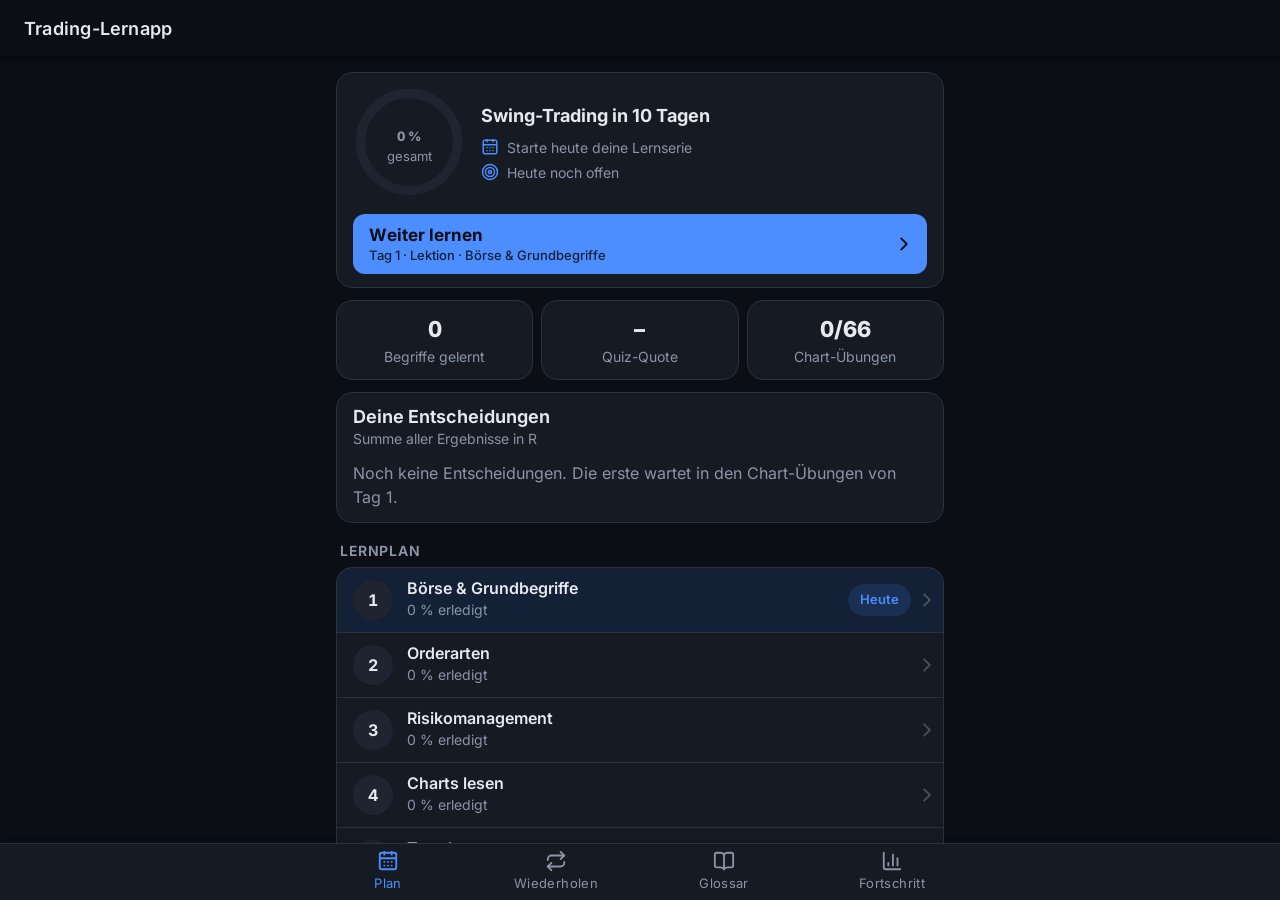
<file: index.html>
<!doctype html>
<html lang="de">
<head>
  <meta charset="utf-8">
  <meta name="viewport" content="width=device-width, initial-scale=1, viewport-fit=cover">
  <meta name="theme-color" content="#0B0E14">
  <meta name="description" content="Private Lern-App: Swing-Trading-Grundlagen in 10 Tagen">
  <title>Trading-Lernapp</title>
  <link rel="manifest" href="manifest.webmanifest">
  <link rel="icon" href="icons/icon-192.png">
  <link rel="apple-touch-icon" href="icons/icon-192.png">
  <link rel="stylesheet" href="lib/ionic/ionic.bundle.css">
  <link rel="stylesheet" href="theme.css">
  <link rel="stylesheet" href="css/app.css">
  <script>window.Ionic = { config: { mode: 'md', animated: true } };</script>
  <script src="version.js"></script>
  <script type="module" src="lib/ionic/ionic.esm.js"></script>
</head>
<body>
  <div id="splash" aria-hidden="true">
    <div class="splash-inhalt">
      <img src="icons/icon-192.png" alt="" width="88" height="88">
      <div class="splash-name">Trading-Lernapp</div>
      <div class="splash-unter">Swing-Trading in 10 Tagen</div>
    </div>
  </div>

  <ion-app>
    <ion-header>
      <ion-toolbar>
        <ion-buttons slot="start">
          <ion-button id="zurueck" class="zurueck-knopf" aria-label="Zurück" hidden></ion-button>
        </ion-buttons>
        <ion-title id="titel">Trading-Lernapp</ion-title>
      </ion-toolbar>
    </ion-header>

    <ion-content id="inhalt">
      <main id="app" class="inhalt"></main>
    </ion-content>

    <ion-footer>
      <ion-tab-bar id="tabbar" selected-tab="plan"></ion-tab-bar>
    </ion-footer>
  </ion-app>

  <script type="module" src="js/app.js"></script>
</body>
</html>
</file>
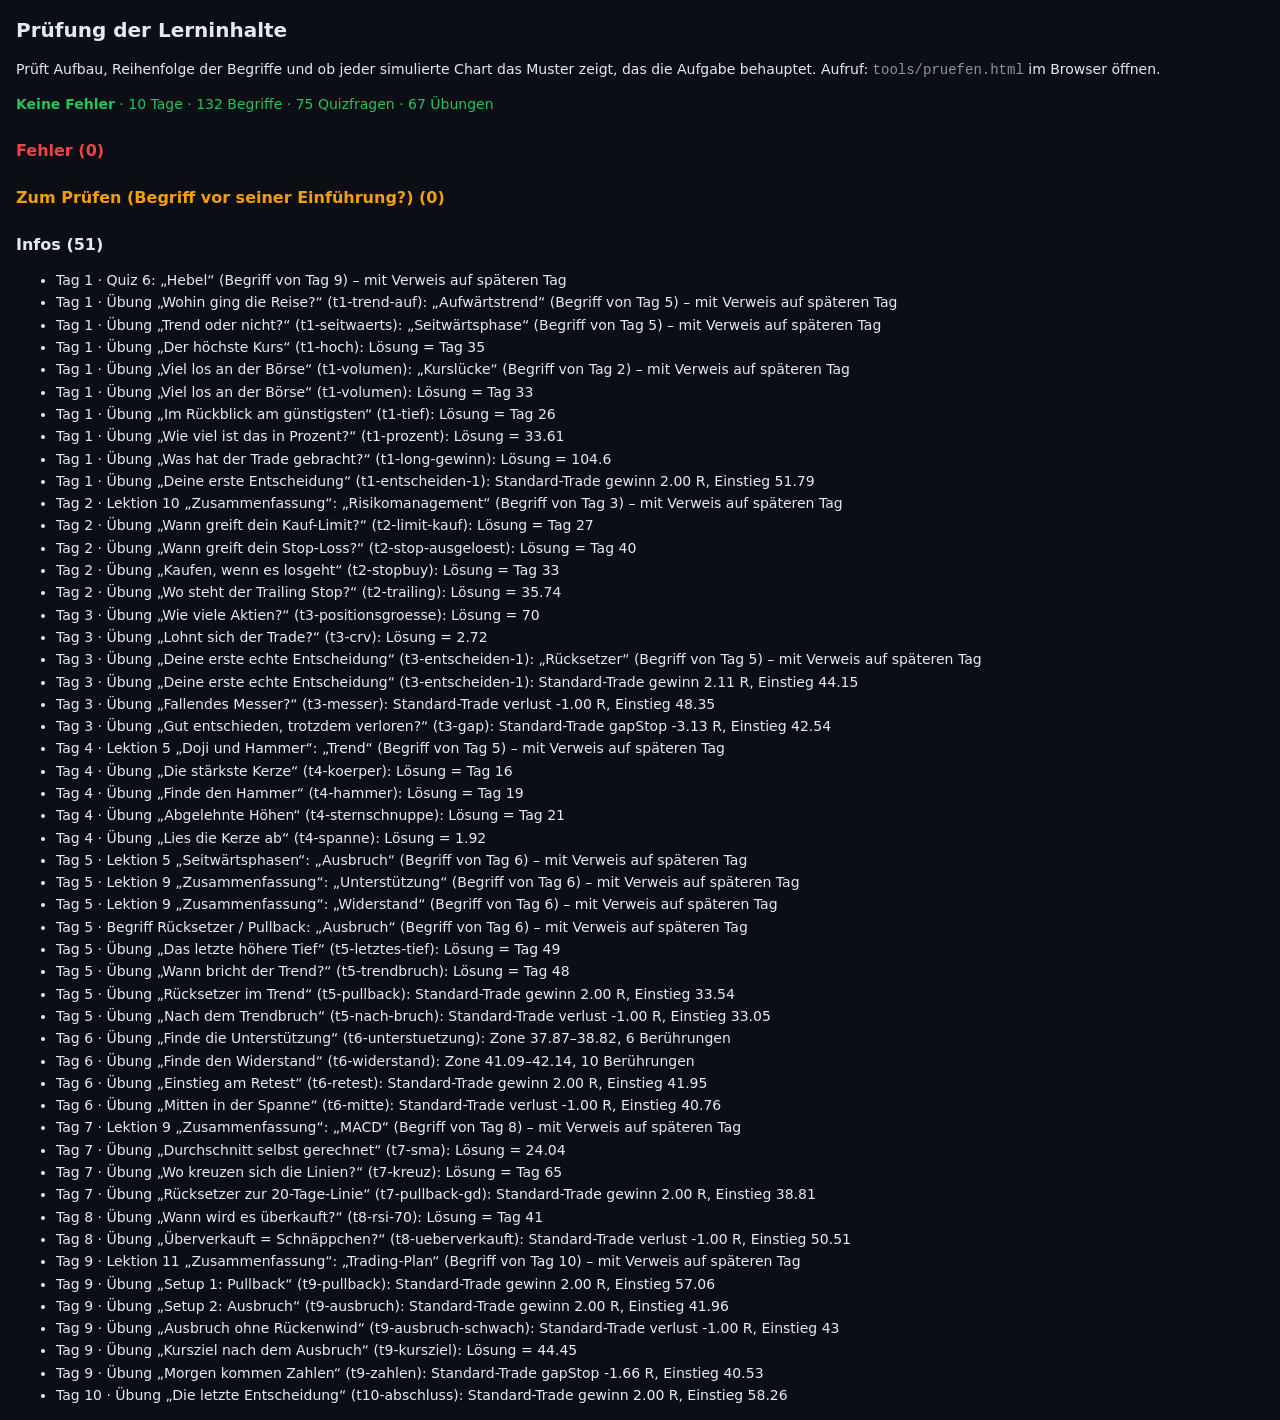
<file: tools/pruefen.html>
<!doctype html>
<html lang="de">
<head>
  <meta charset="utf-8">
  <meta name="viewport" content="width=device-width, initial-scale=1">
  <title>Inhalte prüfen</title>
  <style>
    body { font: 14px/1.45 system-ui, sans-serif; background: #0B0E14; color: #E6E9EF; margin: 16px; }
    h1 { font-size: 20px; } h2 { font-size: 16px; margin-top: 24px; }
    .ok { color: #22C55E; } .fehler { color: #EF4444; } .warnung { color: #F59E0B; }
    li { margin: 2px 0; } code { color: #8B95A7; }
  </style>
</head>
<body>
  <h1>Prüfung der Lerninhalte</h1>
  <p>Prüft Aufbau, Reihenfolge der Begriffe und ob jeder simulierte Chart das Muster zeigt, das die Aufgabe behauptet.
    Aufruf: <code>tools/pruefen.html</code> im Browser öffnen.</p>
  <div id="aus">Prüfe …</div>
  <script type="module">
    import { erzeugeKurse } from '../js/kurse.js';
    import { setzeWerteEin, zielIndex, simuliere } from '../js/uebungen.js';
    import { GRAFIK_TYPEN } from '../js/grafiken.js';

    const fehler = [], warnungen = [], infos = [];
    const F = (ort, t) => fehler.push(`${ort}: ${t}`);
    const W = (ort, t) => warnungen.push(`${ort}: ${t}`);

    const plan = (await (await fetch('../content/tage.json')).json()).tage;
    const tage = [];
    for (const t of plan) {
      if (!t.datei) { W(`Tag ${t.nr}`, 'noch keine Inhalte'); continue; }
      try { tage.push(await (await fetch('../' + t.datei)).json()); }
      catch (e) { F(`Tag ${t.nr}`, 'JSON fehlerhaft: ' + e.message); }
    }

    // ---------- 1. Begriffe: eindeutig, und wann sie eingeführt werden ----------
    const eingefuehrt = {};   // id -> Tag
    for (const tag of tages()) for (const v of tag.vokabeln) {
      if (eingefuehrt[v.id]) F(`Tag ${tag.nr}`, `Begriff-ID doppelt: ${v.id} (schon an Tag ${eingefuehrt[v.id]})`);
      eingefuehrt[v.id] = tag.nr;
      for (const feld of ['de', 'en', 'erklaerung']) if (!v[feld]) F(`Tag ${tag.nr} · ${v.id}`, `Feld fehlt: ${feld}`);
    }
    function tages() { return tage; }

    // ---------- 2. Aufbau: "braucht" darf nur Begriffe von heute oder früher enthalten ----------
    const pruefeBraucht = (ort, nr, braucht = []) => {
      for (const id of braucht) {
        if (!eingefuehrt[id]) F(ort, `braucht unbekannten Begriff "${id}"`);
        else if (eingefuehrt[id] > nr) F(ort, `braucht "${id}", der erst an Tag ${eingefuehrt[id]} eingeführt wird`);
      }
    };

    // Begriffe späterer Tage, die in Texten früherer Tage auftauchen (Hinweis zum manuellen Prüfen)
    const begriffe = tage.flatMap(t => t.vokabeln.map(v => ({ tag: t.nr, de: v.de })))
      .flatMap(b => b.de.split(/\s*\/\s*/).map(w => ({ tag: b.tag, w: w.trim() })))
      .filter(b => b.w.length >= 4);
    const vorgriffe = (ort, nr, text) => {
      for (const b of begriffe) {
        if (b.tag <= nr) continue;
        const re = new RegExp(`(^|[^\\wäöüÄÖÜß])${b.w.replace(/[.*+?^${}()|[\]\\]/g, '\\$&')}([^\\wäöüÄÖÜß]|$)`, 'i');
        if (!re.test(text)) continue;
        // erlaubt, wenn im selben Satz auf den späteren Tag verwiesen wird
        const saetze = text.split(/(?<=[.!?])\s+|\n/).filter(s => re.test(s));
        const mitVerweis = saetze.every(s => /Tag\s+\d+/.test(s) || /Vorschau/i.test(s));
        (mitVerweis ? infos : warnungen).push(`${ort}: „${b.w}“ (Begriff von Tag ${b.tag})${mitVerweis ? ' – mit Verweis auf späteren Tag' : ''}`);
      }
    };

    // ---------- 3. Pro Tag ----------
    const ids = new Set();
    for (const tag of tage) {
      const n = tag.nr;
      if (!tag.lektion?.length) F(`Tag ${n}`, 'keine Lektion');
      if (!(tag.quiz?.length >= 5 && tag.quiz.length <= 8)) W(`Tag ${n}`, `Quiz hat ${tag.quiz?.length} Fragen (Ziel 5–8)`);
      if (!(tag.uebungen?.filter(u => !u.vorschau).length >= 5)) W(`Tag ${n}`, `nur ${tag.uebungen?.length} Übungen (Ziel 5–10)`);
      if (!tag.abschluss?.kernpunkte?.length) W(`Tag ${n}`, 'keine Kernpunkte für den Tagesabschluss');

      tag.lektion.forEach((h, i) => {
        const ort = `Tag ${n} · Lektion ${i + 1} „${h.titel}“`;
        if (h.grafik && !GRAFIK_TYPEN.includes(h.grafik.typ)) F(ort, `unbekannte Grafik ${h.grafik.typ}`);
        vorgriffe(ort, n, `${h.text}\n${h.merke ?? ''}`);
      });
      tag.vokabeln.forEach(v => vorgriffe(`Tag ${n} · Begriff ${v.de}`, n, `${v.erklaerung} ${v.beispiel ?? ''}`));

      tag.quiz.forEach((f, i) => {
        const ort = `Tag ${n} · Quiz ${i + 1}`;
        pruefeBraucht(ort, n, f.braucht);
        if (f.typ === 'mc' && !(f.richtig >= 0 && f.richtig < f.optionen.length)) F(ort, 'richtig-Index ungültig');
        if (f.typ === 'wf' && typeof f.richtig !== 'boolean') F(ort, 'richtig muss true/false sein');
        if (f.typ === 'rechnen' && typeof f.loesung !== 'number') F(ort, 'Lösung fehlt');
        if (!f.erklaerung) F(ort, 'Erklärung fehlt');
        vorgriffe(ort, n, `${f.frage} ${(f.optionen ?? []).join(' ')} ${f.erklaerung}`);
      });

      for (const u of tag.uebungen) {
        const ort = `Tag ${n} · Übung „${u.titel}“ (${u.id})`;
        if (ids.has(u.id)) F(ort, 'ID doppelt');
        ids.add(u.id);
        if (!u.vorschau) pruefeBraucht(ort, n, u.braucht);
        if (!u.vorschau) vorgriffe(ort, n, `${u.frage} ${u.hilfe ?? ''} ${(u.optionen ?? []).join(' ')} ${u.erklaerung ?? ''} ${u.aufloesung ?? ''}`);
        try { pruefeUebung(ort, u); } catch (e) { F(ort, 'Fehler beim Berechnen: ' + e.message); }
      }
    }

    // ---------- 4. Charts: zeigt der Chart, was die Aufgabe behauptet? ----------
    function pruefeUebung(ort, roh) {
      if (!roh.kurse) { if (roh.typ !== 'auswahl') F(ort, 'keine Kurse'); return; }
      const k = erzeugeKurse(roh.kurse);
      const u = setzeWerteEin(roh, k);
      const n = k.length, p = roh.pruefung ?? {};
      const aenderung = k[n - 1].c / k[0].c - 1;

      if (p.trend === 'auf' && !(aenderung > 0.1)) F(ort, `soll steigen, Veränderung ${(aenderung * 100).toFixed(1)} %`);
      if (p.trend === 'ab' && !(aenderung < -0.1)) F(ort, `soll fallen, Veränderung ${(aenderung * 100).toFixed(1)} %`);
      if (p.trend === 'seitwaerts') {
        const closes = k.map(x => x.c), spanne = (Math.max(...closes) - Math.min(...closes)) / closes[0];
        if (Math.abs(aenderung) > 0.06 || spanne > 0.2) F(ort, `soll seitwärts sein, Veränderung ${(aenderung * 100).toFixed(1)} %, Spanne ${(spanne * 100).toFixed(0)} %`);
      }
      for (const b of p.bedingungen ?? []) {
        const env = setzeWerteEin({ x: '=' + b + ' ? 1 : 0' }, k).x;
        if (env !== 1) F(ort, `Bedingung nicht erfüllt: ${b}`);
      }

      if (u.typ === 'auswahl' && !(u.richtig >= 0 && u.richtig < u.optionen.length)) F(ort, 'richtig-Index ungültig');
      if (u.typ === 'tippen') {
        const z = zielIndex(u.ziel, k);
        if (z < 0 || z >= n) F(ort, `Ziel nicht gefunden (${JSON.stringify(u.ziel)})`);
        else infos.push(`${ort}: Lösung = Tag ${z + 1}`);
        if (p.eindeutig && typeof u.ziel === 'string') {
          // Abstand zum zweitbesten Kandidaten außerhalb der Toleranz prüfen
          const wert = { hoechstesHoch: x => x.h, tiefstesTief: x => -x.l, hoechstesVolumen: x => x.v, groessterKoerper: x => Math.abs(x.c - x.o),
            laengsterUntererDocht: x => Math.min(x.o, x.c) - x.l, laengsterObererDocht: x => x.h - Math.max(x.o, x.c) }[u.ziel];
          const tol = (u.toleranz ?? 0) + 1;
          const zweite = Math.max(...k.filter((_, i) => Math.abs(i - z) > tol).map(wert));
          const best = wert(k[z]);
          const abstand = u.ziel === 'tiefstesTief' || u.ziel === 'hoechstesHoch' ? Math.abs(best - zweite) / Math.abs(best) : best / zweite - 1;
          if (abstand < (u.ziel.includes('Hoch') || u.ziel.includes('Tief') ? 0.01 : 0.25)) F(ort, `Lösung nicht eindeutig genug (Abstand ${(abstand * 100).toFixed(1)} %)`);
        }
      }
      if (u.typ === 'tippenPreis') {
        const z = u.zone;
        if (!(z.von < z.bis)) F(ort, 'Zone ungültig');
        const bis = p.bisTag ?? n;
        const nahe = k.slice(0, bis).filter(x => p.art === 'widerstand' ? x.h >= z.von && x.h <= z.bis * 1.005 : x.l >= z.von * 0.995 && x.l <= z.bis).length;
        if (nahe < (p.beruehrungen ?? 2)) F(ort, `Zone nur ${nahe}× berührt`);
        const falscheSeite = k.slice(0, bis).filter(x => p.art === 'widerstand' ? x.c > z.bis : x.c < z.von).length;
        if (falscheSeite > (p.durchbrueche ?? 1)) F(ort, `${falscheSeite} Schlusskurse auf der falschen Seite der Zone`);
        infos.push(`${ort}: Zone ${z.von}–${z.bis}, ${nahe} Berührungen`);
      }
      if (u.typ === 'rechnen' && !Number.isFinite(u.loesung)) F(ort, 'Lösung ist keine Zahl');
      if (u.typ === 'rechnen') infos.push(`${ort}: Lösung = ${u.loesung}`);
      if (u.typ === 'entscheiden') {
        const ab = u.stopp, e = k[ab - 1].c;
        const tief = Math.min(...k.slice(ab - 10, ab).map(x => x.l));
        const schwankung = k.slice(ab - 14, ab).reduce((s, x) => s + x.h - x.l, 0) / 14;
        const s = tief - schwankung * 0.2, z = e + 2 * (e - s);
        const erg = simuliere(k, ab, e, s, z);
        const art = erg.grund === 'gapStop' ? 'gapStop' : erg.r > 0 ? 'gewinn' : 'verlust';
        if (p.standard && p.standard !== art) F(ort, `Standard-Trade soll "${p.standard}" ergeben, ergibt "${art}" (${erg.r.toFixed(2)} R)`);
        // Wer der Anleitung folgt (Stop knapp unter dem letzten Tief), darf nicht für einen zu engen Stop kritisiert werden
        if (u.ideal === 'long' && e - tief * 0.995 < schwankung * 1.2) F(ort, `Stop nach Anleitung wäre zu eng: ${(e - tief * 0.995).toFixed(2)} € Abstand bei ${schwankung.toFixed(2)} € Tagesschwankung`);
        infos.push(`${ort}: Standard-Trade ${art} ${erg.r.toFixed(2)} R, Einstieg ${e}`);
      }
    }

    // ---------- Ausgabe ----------
    const liste = (titel, arr, klasse) => `<h2 class="${klasse}">${titel} (${arr.length})</h2><ul>${arr.map(x => `<li>${x}</li>`).join('')}</ul>`;
    const summe = { tage: tage.length, begriffe: Object.keys(eingefuehrt).length, quiz: tage.reduce((s, t) => s + t.quiz.length, 0), uebungen: tage.reduce((s, t) => s + t.uebungen.length, 0) };
    document.getElementById('aus').innerHTML =
      `<p class="${fehler.length ? 'fehler' : 'ok'}"><b>${fehler.length ? fehler.length + ' Fehler' : 'Keine Fehler'}</b> · ${summe.tage} Tage · ${summe.begriffe} Begriffe · ${summe.quiz} Quizfragen · ${summe.uebungen} Übungen</p>` +
      liste('Fehler', fehler, 'fehler') + liste('Zum Prüfen (Begriff vor seiner Einführung?)', warnungen, 'warnung') + liste('Infos', infos, '');
    window.pruefErgebnis = { fehler, warnungen, infos, summe };
  </script>
</body>
</html>
</file>
<file: lib/ionic/ionic.bundle.css>
:root{--ion-color-primary:#0054e9;--ion-color-primary-rgb:0,84,233;--ion-color-primary-contrast:#fff;--ion-color-primary-contrast-rgb:255,255,255;--ion-color-primary-shade:#004acd;--ion-color-primary-tint:#1a65eb;--ion-color-secondary:#0163aa;--ion-color-secondary-rgb:1,99,170;--ion-color-secondary-contrast:#fff;--ion-color-secondary-contrast-rgb:255,255,255;--ion-color-secondary-shade:#015796;--ion-color-secondary-tint:#1a73b3;--ion-color-tertiary:#6030ff;--ion-color-tertiary-rgb:96,48,255;--ion-color-tertiary-contrast:#fff;--ion-color-tertiary-contrast-rgb:255,255,255;--ion-color-tertiary-shade:#542ae0;--ion-color-tertiary-tint:#7045ff;--ion-color-success:#2dd55b;--ion-color-success-rgb:45,213,91;--ion-color-success-contrast:#000;--ion-color-success-contrast-rgb:0,0,0;--ion-color-success-shade:#28bb50;--ion-color-success-tint:#42d96b;--ion-color-warning:#ffc409;--ion-color-warning-rgb:255,196,9;--ion-color-warning-contrast:#000;--ion-color-warning-contrast-rgb:0,0,0;--ion-color-warning-shade:#e0ac08;--ion-color-warning-tint:#ffca22;--ion-color-danger:#c5000f;--ion-color-danger-rgb:197,0,15;--ion-color-danger-contrast:#fff;--ion-color-danger-contrast-rgb:255,255,255;--ion-color-danger-shade:#ad000d;--ion-color-danger-tint:#cb1a27;--ion-color-light:#f4f5f8;--ion-color-light-rgb:244,245,248;--ion-color-light-contrast:#000;--ion-color-light-contrast-rgb:0,0,0;--ion-color-light-shade:#d7d8da;--ion-color-light-tint:#f5f6f9;--ion-color-medium:#636469;--ion-color-medium-rgb:99,100,105;--ion-color-medium-contrast:#fff;--ion-color-medium-contrast-rgb:255,255,255;--ion-color-medium-shade:#57585c;--ion-color-medium-tint:#737478;--ion-color-dark:#222428;--ion-color-dark-rgb:34,36,40;--ion-color-dark-contrast:#fff;--ion-color-dark-contrast-rgb:255,255,255;--ion-color-dark-shade:#1e2023;--ion-color-dark-tint:#383a3e}html.ios{--ion-default-font:-apple-system,BlinkMacSystemFont,"Helvetica Neue","Roboto",sans-serif}html.md{--ion-default-font:"Roboto","Helvetica Neue",sans-serif}body.backdrop-no-scroll{overflow:hidden}html.ios ion-footer.modal-footer-moving ion-toolbar:first-of-type,html.ios ion-modal ion-footer ion-toolbar:first-of-type,html.ios ion-modal.modal-card ion-header ion-toolbar:first-of-type,html.ios ion-modal.modal-sheet ion-header ion-toolbar:first-of-type{padding-top:6px}html.ios ion-modal.modal-card ion-header ion-toolbar:last-of-type,html.ios ion-modal.modal-sheet ion-header ion-toolbar:last-of-type{padding-bottom:6px}html.ios .modal-footer-moving ion-toolbar,html.ios ion-modal ion-toolbar{padding-right:calc(var(--ion-safe-area-right) + 8px);padding-left:calc(var(--ion-safe-area-left) + 8px)}@media screen and (min-width:768px){html.ios ion-modal.modal-card:first-of-type{--backdrop-opacity:0.18}}ion-modal.modal-default.show-modal~ion-modal.modal-default{--backdrop-opacity:0;--box-shadow:none}html.ios ion-modal.modal-card .ion-page{border-top-left-radius:var(--border-radius)}.ion-color-primary{--ion-color-base:var(--ion-color-primary, #0054e9)!important;--ion-color-base-rgb:var(--ion-color-primary-rgb, 0, 84, 233)!important;--ion-color-contrast:var(--ion-color-primary-contrast, #fff)!important;--ion-color-contrast-rgb:var(--ion-color-primary-contrast-rgb, 255, 255, 255)!important;--ion-color-shade:var(--ion-color-primary-shade, #004acd)!important;--ion-color-tint:var(--ion-color-primary-tint, #1a65eb)!important}.ion-color-secondary{--ion-color-base:var(--ion-color-secondary, #0163aa)!important;--ion-color-base-rgb:var(--ion-color-secondary-rgb, 1, 99, 170)!important;--ion-color-contrast:var(--ion-color-secondary-contrast, #fff)!important;--ion-color-contrast-rgb:var(--ion-color-secondary-contrast-rgb, 255, 255, 255)!important;--ion-color-shade:var(--ion-color-secondary-shade, #015796)!important;--ion-color-tint:var(--ion-color-secondary-tint, #1a73b3)!important}.ion-color-tertiary{--ion-color-base:var(--ion-color-tertiary, #6030ff)!important;--ion-color-base-rgb:var(--ion-color-tertiary-rgb, 96, 48, 255)!important;--ion-color-contrast:var(--ion-color-tertiary-contrast, #fff)!important;--ion-color-contrast-rgb:var(--ion-color-tertiary-contrast-rgb, 255, 255, 255)!important;--ion-color-shade:var(--ion-color-tertiary-shade, #542ae0)!important;--ion-color-tint:var(--ion-color-tertiary-tint, #7045ff)!important}.ion-color-success{--ion-color-base:var(--ion-color-success, #2dd55b)!important;--ion-color-base-rgb:var(--ion-color-success-rgb, 45, 213, 91)!important;--ion-color-contrast:var(--ion-color-success-contrast, #000)!important;--ion-color-contrast-rgb:var(--ion-color-success-contrast-rgb, 0, 0, 0)!important;--ion-color-shade:var(--ion-color-success-shade, #28bb50)!important;--ion-color-tint:var(--ion-color-success-tint, #42d96b)!important}.ion-color-warning{--ion-color-base:var(--ion-color-warning, #ffc409)!important;--ion-color-base-rgb:var(--ion-color-warning-rgb, 255, 196, 9)!important;--ion-color-contrast:var(--ion-color-warning-contrast, #000)!important;--ion-color-contrast-rgb:var(--ion-color-warning-contrast-rgb, 0, 0, 0)!important;--ion-color-shade:var(--ion-color-warning-shade, #e0ac08)!important;--ion-color-tint:var(--ion-color-warning-tint, #ffca22)!important}.ion-color-danger{--ion-color-base:var(--ion-color-danger, #c5000f)!important;--ion-color-base-rgb:var(--ion-color-danger-rgb, 197, 0, 15)!important;--ion-color-contrast:var(--ion-color-danger-contrast, #fff)!important;--ion-color-contrast-rgb:var(--ion-color-danger-contrast-rgb, 255, 255, 255)!important;--ion-color-shade:var(--ion-color-danger-shade, #ad000d)!important;--ion-color-tint:var(--ion-color-danger-tint, #cb1a27)!important}.ion-color-light{--ion-color-base:var(--ion-color-light, #f4f5f8)!important;--ion-color-base-rgb:var(--ion-color-light-rgb, 244, 245, 248)!important;--ion-color-contrast:var(--ion-color-light-contrast, #000)!important;--ion-color-contrast-rgb:var(--ion-color-light-contrast-rgb, 0, 0, 0)!important;--ion-color-shade:var(--ion-color-light-shade, #d7d8da)!important;--ion-color-tint:var(--ion-color-light-tint, #f5f6f9)!important}.ion-color-medium{--ion-color-base:var(--ion-color-medium, #636469)!important;--ion-color-base-rgb:var(--ion-color-medium-rgb, 99, 100, 105)!important;--ion-color-contrast:var(--ion-color-medium-contrast, #fff)!important;--ion-color-contrast-rgb:var(--ion-color-medium-contrast-rgb, 255, 255, 255)!important;--ion-color-shade:var(--ion-color-medium-shade, #57585c)!important;--ion-color-tint:var(--ion-color-medium-tint, #737478)!important}.ion-color-dark{--ion-color-base:var(--ion-color-dark, #222428)!important;--ion-color-base-rgb:var(--ion-color-dark-rgb, 34, 36, 40)!important;--ion-color-contrast:var(--ion-color-dark-contrast, #fff)!important;--ion-color-contrast-rgb:var(--ion-color-dark-contrast-rgb, 255, 255, 255)!important;--ion-color-shade:var(--ion-color-dark-shade, #1e2023)!important;--ion-color-tint:var(--ion-color-dark-tint, #383a3e)!important}.ion-page{left:0;right:0;top:0;bottom:0;display:flex;position:absolute;flex-direction:column;justify-content:space-between;contain:layout size style;z-index:0}.ion-page.ion-page-overlay-passthrough{pointer-events:none}ion-modal>.ion-page{position:relative;contain:layout style;min-height:0;height:100%}ion-modal ion-content.content-sizing ion-nav,ion-modal ion-content.content-sizing ion-nav>.ion-page{position:relative;contain:layout style;height:auto}ion-modal ion-content.content-sizing ion-nav{display:grid}ion-modal ion-content.content-sizing ion-nav>.ion-page{grid-row:1;grid-column:1}.split-pane-visible>.ion-page.split-pane-main{position:relative}.ion-page-hidden,ion-action-sheet-controller,ion-alert-controller,ion-loading-controller,ion-menu-controller,ion-modal-controller,ion-nav-controller,ion-picker-controller,ion-popover-controller,ion-route,ion-route-redirect,ion-router,ion-select-option,ion-toast-controller{display:none!important}.ion-page-invisible{opacity:0}.can-go-back>ion-header ion-back-button{display:block}html.plt-ios.plt-hybrid,html.plt-ios.plt-pwa{--ion-statusbar-padding:20px}@supports(padding-top:20px){html{--ion-safe-area-top:var(--ion-statusbar-padding)}}@supports(padding-top:env(safe-area-inset-top)){html{--ion-safe-area-top:var(--safe-area-inset-top, env(safe-area-inset-top));--ion-safe-area-bottom:var(--safe-area-inset-bottom, env(safe-area-inset-bottom));--ion-safe-area-left:var(--safe-area-inset-left, env(safe-area-inset-left));--ion-safe-area-right:var(--safe-area-inset-right, env(safe-area-inset-right))}}ion-card-header.ion-color .ion-inherit-color,ion-card.ion-color .ion-inherit-color{color:inherit}.menu-content{transform:translate3d(0,0,0)}.menu-content-open{cursor:pointer;touch-action:manipulation;pointer-events:none;overflow-y:hidden}.menu-content-open ion-content{--overflow:hidden}.menu-content-open .ion-content-scroll-host{overflow:hidden}.ios .menu-content-reveal{box-shadow:-8px 0 42px rgba(0,0,0,.08)}[dir=rtl].ios .menu-content-reveal{box-shadow:8px 0 42px rgba(0,0,0,.08)}.md .menu-content-push,.md .menu-content-reveal{box-shadow:4px 0 16px rgba(0,0,0,.18)}ion-accordion-group.accordion-group-expand-inset>ion-accordion:first-of-type{border-top-left-radius:8px;border-top-right-radius:8px}ion-accordion-group.accordion-group-expand-inset>ion-accordion:last-of-type{border-bottom-left-radius:8px;border-bottom-right-radius:8px}ion-accordion-group>ion-accordion:last-of-type ion-item[slot=header]{--border-width:0px}ion-accordion.accordion-animated>[slot=header] .ion-accordion-toggle-icon{transition:transform .3s cubic-bezier(.25, .8, .5, 1)}@media(prefers-reduced-motion:reduce){ion-accordion .ion-accordion-toggle-icon{transition:none!important}}ion-accordion.accordion-expanded>[slot=header] .ion-accordion-toggle-icon,ion-accordion.accordion-expanding>[slot=header] .ion-accordion-toggle-icon{transform:rotate(180deg)}ion-accordion-group.accordion-group-expand-inset.md>ion-accordion.accordion-previous ion-item[slot=header]{--border-width:0px;--inner-border-width:0px}ion-accordion-group.accordion-group-expand-inset.md>ion-accordion.accordion-expanded:first-of-type,ion-accordion-group.accordion-group-expand-inset.md>ion-accordion.accordion-expanding:first-of-type{margin-top:0}ion-input input::-webkit-date-and-time-value{text-align:start}.ion-datetime-button-overlay{--width:fit-content;--height:fit-content}.ion-datetime-button-overlay ion-datetime.datetime-grid{width:320px;min-height:320px}[ion-last-focus],[role=banner][tabindex="-1"]:focus,[role=heading][aria-level="1"][tabindex="-1"]:focus,[role=main][tabindex="-1"]:focus,h1[tabindex="-1"]:focus,header[tabindex="-1"]:focus,main[tabindex="-1"]:focus{outline:0}.popover-viewport:has(>ion-content){overflow:hidden}@supports not selector(:has(> ion-content)){.popover-viewport{overflow:hidden}}audio,canvas,progress,video{vertical-align:baseline}audio:not([controls]){display:none;height:0}b,strong{font-weight:700}img{max-width:100%}hr{height:1px;border-width:0;box-sizing:content-box}pre{overflow:auto}code,kbd,pre,samp{font-family:monospace,monospace;font-size:1em}input,label,select,textarea{font-family:inherit;line-height:normal}textarea{overflow:auto;height:auto;font:inherit;color:inherit}textarea::placeholder{padding-left:2px}form,input,optgroup,select{margin:0;font:inherit;color:inherit}html input[type=button],input[type=reset],input[type=submit]{cursor:pointer;-webkit-appearance:button}.ion-tappable,[tappable],[tappable] div,[tappable] ion-icon,[tappable] ion-label,[tappable] span,a,a div,a ion-icon,a ion-label,a span,button,button div,button ion-icon,button ion-label,button span,input,textarea{touch-action:manipulation}a ion-label,button ion-label{pointer-events:none}button{padding:0;border:0;border-radius:0;font-family:inherit;font-style:inherit;font-variant:inherit;line-height:1;text-transform:none;cursor:pointer;-webkit-appearance:button}[tappable]{cursor:pointer}a[disabled],button[disabled],html input[disabled]{cursor:default}button::-moz-focus-inner,input::-moz-focus-inner{padding:0;border:0}input[type=number]::-webkit-inner-spin-button,input[type=number]::-webkit-outer-spin-button{height:auto}input[type=search]::-webkit-search-cancel-button,input[type=search]::-webkit-search-decoration{-webkit-appearance:none}table{border-collapse:collapse;border-spacing:0}td,th{padding:0}*{box-sizing:border-box;-webkit-tap-highlight-color:transparent;-webkit-touch-callout:none}html{--ion-dynamic-font:-apple-system-body;--ion-font-family:var(--ion-default-font);width:100%;height:100%;-webkit-text-size-adjust:100%;text-size-adjust:100%;font-family:var(--ion-font-family)}html.ion-ce body{display:block}html.plt-pwa{height:100vh}body{background:var(--ion-background-color);color:var(--ion-text-color);-moz-osx-font-smoothing:grayscale;-webkit-font-smoothing:antialiased;margin:0;padding:0;position:fixed;width:100%;max-width:100%;height:100%;max-height:100%;transform:translateZ(0);text-rendering:optimizeLegibility;overflow:hidden;touch-action:manipulation;-webkit-user-drag:none;-ms-content-zooming:none;word-wrap:break-word;overscroll-behavior-y:none;-webkit-text-size-adjust:none;text-size-adjust:none}@supports(-webkit-touch-callout:none){html{font:var(--ion-dynamic-font, 16px var(--ion-font-family))}}a{background-color:transparent;color:var(--ion-color-primary,#0054e9)}h1,h2,h3,h4,h5,h6{margin-top:16px;margin-bottom:10px;font-weight:500;line-height:1.2}h1{margin-top:20px;font-size:1.625rem}h2{margin-top:18px;font-size:1.5rem}h3{font-size:1.375rem}h4{font-size:1.25rem}h5{font-size:1.125rem}h6{font-size:1rem}small{font-size:75%}sub,sup{position:relative;font-size:75%;line-height:0;vertical-align:baseline}sup{top:-.5em}sub{bottom:-.25em}.ion-no-padding{--padding-start:0;--padding-end:0;--padding-top:0;--padding-bottom:0;padding:0}.ion-padding{--padding-start:var(--ion-padding, 16px);--padding-end:var(--ion-padding, 16px);--padding-top:var(--ion-padding, 16px);--padding-bottom:var(--ion-padding, 16px);-webkit-padding-start:var(--ion-padding,16px);padding-inline-start:var(--ion-padding,16px);-webkit-padding-end:var(--ion-padding,16px);padding-inline-end:var(--ion-padding,16px);padding-top:var(--ion-padding,16px);padding-bottom:var(--ion-padding,16px)}.ion-padding-top{--padding-top:var(--ion-padding, 16px);padding-top:var(--ion-padding,16px)}.ion-padding-start{--padding-start:var(--ion-padding, 16px);-webkit-padding-start:var(--ion-padding,16px);padding-inline-start:var(--ion-padding,16px)}.ion-padding-end{--padding-end:var(--ion-padding, 16px);-webkit-padding-end:var(--ion-padding,16px);padding-inline-end:var(--ion-padding,16px)}.ion-padding-bottom{--padding-bottom:var(--ion-padding, 16px);padding-bottom:var(--ion-padding,16px)}.ion-padding-vertical{--padding-top:var(--ion-padding, 16px);--padding-bottom:var(--ion-padding, 16px);padding-top:var(--ion-padding,16px);padding-bottom:var(--ion-padding,16px)}.ion-padding-horizontal{--padding-start:var(--ion-padding, 16px);--padding-end:var(--ion-padding, 16px);-webkit-padding-start:var(--ion-padding,16px);padding-inline-start:var(--ion-padding,16px);-webkit-padding-end:var(--ion-padding,16px);padding-inline-end:var(--ion-padding,16px)}.ion-no-margin{--margin-start:0;--margin-end:0;--margin-top:0;--margin-bottom:0;margin:0}.ion-margin{--margin-start:var(--ion-margin, 16px);--margin-end:var(--ion-margin, 16px);--margin-top:var(--ion-margin, 16px);--margin-bottom:var(--ion-margin, 16px);-webkit-margin-start:var(--ion-margin,16px);margin-inline-start:var(--ion-margin,16px);-webkit-margin-end:var(--ion-margin,16px);margin-inline-end:var(--ion-margin,16px);margin-top:var(--ion-margin,16px);margin-bottom:var(--ion-margin,16px)}.ion-margin-top{--margin-top:var(--ion-margin, 16px);margin-top:var(--ion-margin,16px)}.ion-margin-start{--margin-start:var(--ion-margin, 16px);-webkit-margin-start:var(--ion-margin,16px);margin-inline-start:var(--ion-margin,16px)}.ion-margin-end{--margin-end:var(--ion-margin, 16px);-webkit-margin-end:var(--ion-margin,16px);margin-inline-end:var(--ion-margin,16px)}.ion-margin-bottom{--margin-bottom:var(--ion-margin, 16px);margin-bottom:var(--ion-margin,16px)}.ion-margin-vertical{--margin-top:var(--ion-margin, 16px);--margin-bottom:var(--ion-margin, 16px);margin-top:var(--ion-margin,16px);margin-bottom:var(--ion-margin,16px)}.ion-margin-horizontal{--margin-start:var(--ion-margin, 16px);--margin-end:var(--ion-margin, 16px);-webkit-margin-start:var(--ion-margin,16px);margin-inline-start:var(--ion-margin,16px);-webkit-margin-end:var(--ion-margin,16px);margin-inline-end:var(--ion-margin,16px)}.ion-float-left{float:left!important}.ion-float-right{float:right!important}.ion-float-start{float:left!important}[dir=rtl] .ion-float-start{float:right!important}@supports selector(:dir(rtl)){.ion-float-start:dir(rtl){float:right!important}.ion-float-end:dir(rtl){float:left!important}}.ion-float-end{float:right!important}[dir=rtl] .ion-float-end{float:left!important}.ion-text-center{text-align:center!important}.ion-text-justify{text-align:justify!important}.ion-text-start{text-align:start!important}.ion-text-end{text-align:end!important}.ion-text-left{text-align:left!important}.ion-text-right{text-align:right!important}.ion-text-nowrap{white-space:nowrap!important}.ion-text-wrap{white-space:normal!important}.ion-text-uppercase{text-transform:uppercase!important}.ion-text-lowercase{text-transform:lowercase!important}.ion-text-capitalize{text-transform:capitalize!important}.ion-align-content-start{align-content:flex-start!important}.ion-align-content-end{align-content:flex-end!important}.ion-align-content-center{align-content:center!important}.ion-align-content-between{align-content:space-between!important}.ion-align-content-around{align-content:space-around!important}.ion-align-content-stretch{align-content:stretch!important}.ion-align-items-start{align-items:start!important}.ion-align-items-end{align-items:end!important}.ion-align-items-center{align-items:center!important}.ion-align-items-stretch{align-items:stretch!important}.ion-align-items-baseline{align-items:baseline!important}.ion-align-self-start{align-self:start!important}.ion-align-self-end{align-self:end!important}.ion-align-self-center{align-self:center!important}.ion-align-self-stretch{align-self:stretch!important}.ion-align-self-baseline{align-self:baseline!important}.ion-align-self-auto{align-self:auto!important}@media(min-width:576px){.ion-float-sm-left{float:left!important}.ion-float-sm-right{float:right!important}.ion-float-sm-start{float:left!important}[dir=rtl] .ion-float-sm-start{float:right!important}@supports selector(:dir(rtl)){.ion-float-sm-start:dir(rtl){float:right!important}.ion-float-sm-end:dir(rtl){float:left!important}}.ion-float-sm-end{float:right!important}[dir=rtl] .ion-float-sm-end{float:left!important}.ion-text-sm-center{text-align:center!important}.ion-text-sm-justify{text-align:justify!important}.ion-text-sm-start{text-align:start!important}.ion-text-sm-end{text-align:end!important}.ion-text-sm-left{text-align:left!important}.ion-text-sm-right{text-align:right!important}.ion-text-sm-nowrap{white-space:nowrap!important}.ion-text-sm-wrap{white-space:normal!important}.ion-text-sm-uppercase{text-transform:uppercase!important}.ion-text-sm-lowercase{text-transform:lowercase!important}.ion-text-sm-capitalize{text-transform:capitalize!important}.ion-align-content-sm-start{align-content:flex-start!important}.ion-align-content-sm-end{align-content:flex-end!important}.ion-align-content-sm-center{align-content:center!important}.ion-align-content-sm-between{align-content:space-between!important}.ion-align-content-sm-around{align-content:space-around!important}.ion-align-content-sm-stretch{align-content:stretch!important}.ion-align-items-sm-start{align-items:start!important}.ion-align-items-sm-end{align-items:end!important}.ion-align-items-sm-center{align-items:center!important}.ion-align-items-sm-stretch{align-items:stretch!important}.ion-align-items-sm-baseline{align-items:baseline!important}.ion-align-self-sm-start{align-self:start!important}.ion-align-self-sm-end{align-self:end!important}.ion-align-self-sm-center{align-self:center!important}.ion-align-self-sm-stretch{align-self:stretch!important}.ion-align-self-sm-baseline{align-self:baseline!important}.ion-align-self-sm-auto{align-self:auto!important}}@media(min-width:768px){.ion-float-md-left{float:left!important}.ion-float-md-right{float:right!important}.ion-float-md-start{float:left!important}[dir=rtl] .ion-float-md-start{float:right!important}@supports selector(:dir(rtl)){.ion-float-md-start:dir(rtl){float:right!important}.ion-float-md-end:dir(rtl){float:left!important}}.ion-float-md-end{float:right!important}[dir=rtl] .ion-float-md-end{float:left!important}.ion-text-md-center{text-align:center!important}.ion-text-md-justify{text-align:justify!important}.ion-text-md-start{text-align:start!important}.ion-text-md-end{text-align:end!important}.ion-text-md-left{text-align:left!important}.ion-text-md-right{text-align:right!important}.ion-text-md-nowrap{white-space:nowrap!important}.ion-text-md-wrap{white-space:normal!important}.ion-text-md-uppercase{text-transform:uppercase!important}.ion-text-md-lowercase{text-transform:lowercase!important}.ion-text-md-capitalize{text-transform:capitalize!important}.ion-align-content-md-start{align-content:flex-start!important}.ion-align-content-md-end{align-content:flex-end!important}.ion-align-content-md-center{align-content:center!important}.ion-align-content-md-between{align-content:space-between!important}.ion-align-content-md-around{align-content:space-around!important}.ion-align-content-md-stretch{align-content:stretch!important}.ion-align-items-md-start{align-items:start!important}.ion-align-items-md-end{align-items:end!important}.ion-align-items-md-center{align-items:center!important}.ion-align-items-md-stretch{align-items:stretch!important}.ion-align-items-md-baseline{align-items:baseline!important}.ion-align-self-md-start{align-self:start!important}.ion-align-self-md-end{align-self:end!important}.ion-align-self-md-center{align-self:center!important}.ion-align-self-md-stretch{align-self:stretch!important}.ion-align-self-md-baseline{align-self:baseline!important}.ion-align-self-md-auto{align-self:auto!important}}@media(min-width:992px){.ion-float-lg-left{float:left!important}.ion-float-lg-right{float:right!important}.ion-float-lg-start{float:left!important}[dir=rtl] .ion-float-lg-start{float:right!important}@supports selector(:dir(rtl)){.ion-float-lg-start:dir(rtl){float:right!important}.ion-float-lg-end:dir(rtl){float:left!important}}.ion-float-lg-end{float:right!important}[dir=rtl] .ion-float-lg-end{float:left!important}.ion-text-lg-center{text-align:center!important}.ion-text-lg-justify{text-align:justify!important}.ion-text-lg-start{text-align:start!important}.ion-text-lg-end{text-align:end!important}.ion-text-lg-left{text-align:left!important}.ion-text-lg-right{text-align:right!important}.ion-text-lg-nowrap{white-space:nowrap!important}.ion-text-lg-wrap{white-space:normal!important}.ion-text-lg-uppercase{text-transform:uppercase!important}.ion-text-lg-lowercase{text-transform:lowercase!important}.ion-text-lg-capitalize{text-transform:capitalize!important}.ion-align-content-lg-start{align-content:flex-start!important}.ion-align-content-lg-end{align-content:flex-end!important}.ion-align-content-lg-center{align-content:center!important}.ion-align-content-lg-between{align-content:space-between!important}.ion-align-content-lg-around{align-content:space-around!important}.ion-align-content-lg-stretch{align-content:stretch!important}.ion-align-items-lg-start{align-items:start!important}.ion-align-items-lg-end{align-items:end!important}.ion-align-items-lg-center{align-items:center!important}.ion-align-items-lg-stretch{align-items:stretch!important}.ion-align-items-lg-baseline{align-items:baseline!important}.ion-align-self-lg-start{align-self:start!important}.ion-align-self-lg-end{align-self:end!important}.ion-align-self-lg-center{align-self:center!important}.ion-align-self-lg-stretch{align-self:stretch!important}.ion-align-self-lg-baseline{align-self:baseline!important}.ion-align-self-lg-auto{align-self:auto!important}}@media(min-width:1200px){.ion-float-xl-left{float:left!important}.ion-float-xl-right{float:right!important}.ion-float-xl-start{float:left!important}[dir=rtl] .ion-float-xl-start{float:right!important}@supports selector(:dir(rtl)){.ion-float-xl-start:dir(rtl){float:right!important}.ion-float-xl-end:dir(rtl){float:left!important}}.ion-float-xl-end{float:right!important}[dir=rtl] .ion-float-xl-end{float:left!important}.ion-text-xl-center{text-align:center!important}.ion-text-xl-justify{text-align:justify!important}.ion-text-xl-start{text-align:start!important}.ion-text-xl-end{text-align:end!important}.ion-text-xl-left{text-align:left!important}.ion-text-xl-right{text-align:right!important}.ion-text-xl-nowrap{white-space:nowrap!important}.ion-text-xl-wrap{white-space:normal!important}.ion-text-xl-uppercase{text-transform:uppercase!important}.ion-text-xl-lowercase{text-transform:lowercase!important}.ion-text-xl-capitalize{text-transform:capitalize!important}.ion-align-content-xl-start{align-content:flex-start!important}.ion-align-content-xl-end{align-content:flex-end!important}.ion-align-content-xl-center{align-content:center!important}.ion-align-content-xl-between{align-content:space-between!important}.ion-align-content-xl-around{align-content:space-around!important}.ion-align-content-xl-stretch{align-content:stretch!important}.ion-align-items-xl-start{align-items:start!important}.ion-align-items-xl-end{align-items:end!important}.ion-align-items-xl-center{align-items:center!important}.ion-align-items-xl-stretch{align-items:stretch!important}.ion-align-items-xl-baseline{align-items:baseline!important}.ion-align-self-xl-start{align-self:start!important}.ion-align-self-xl-end{align-self:end!important}.ion-align-self-xl-center{align-self:center!important}.ion-align-self-xl-stretch{align-self:stretch!important}.ion-align-self-xl-baseline{align-self:baseline!important}.ion-align-self-xl-auto{align-self:auto!important}}.ion-justify-content-start{justify-content:flex-start!important}.ion-justify-content-end{justify-content:flex-end!important}.ion-justify-content-center{justify-content:center!important}.ion-justify-content-between{justify-content:space-between!important}.ion-justify-content-around{justify-content:space-around!important}.ion-justify-content-evenly{justify-content:space-evenly!important}@media(min-width:576px){.ion-justify-content-sm-start{justify-content:flex-start!important}.ion-justify-content-sm-end{justify-content:flex-end!important}.ion-justify-content-sm-center{justify-content:center!important}.ion-justify-content-sm-between{justify-content:space-between!important}.ion-justify-content-sm-around{justify-content:space-around!important}.ion-justify-content-sm-evenly{justify-content:space-evenly!important}}@media(min-width:768px){.ion-justify-content-md-start{justify-content:flex-start!important}.ion-justify-content-md-end{justify-content:flex-end!important}.ion-justify-content-md-center{justify-content:center!important}.ion-justify-content-md-between{justify-content:space-between!important}.ion-justify-content-md-around{justify-content:space-around!important}.ion-justify-content-md-evenly{justify-content:space-evenly!important}}@media(min-width:992px){.ion-justify-content-lg-start{justify-content:flex-start!important}.ion-justify-content-lg-end{justify-content:flex-end!important}.ion-justify-content-lg-center{justify-content:center!important}.ion-justify-content-lg-between{justify-content:space-between!important}.ion-justify-content-lg-around{justify-content:space-around!important}.ion-justify-content-lg-evenly{justify-content:space-evenly!important}}@media(min-width:1200px){.ion-justify-content-xl-start{justify-content:flex-start!important}.ion-justify-content-xl-end{justify-content:flex-end!important}.ion-justify-content-xl-center{justify-content:center!important}.ion-justify-content-xl-between{justify-content:space-between!important}.ion-justify-content-xl-around{justify-content:space-around!important}.ion-justify-content-xl-evenly{justify-content:space-evenly!important}}.ion-flex-row{flex-direction:row!important}.ion-flex-row-reverse{flex-direction:row-reverse!important}.ion-flex-column{flex-direction:column!important}.ion-flex-column-reverse{flex-direction:column-reverse!important}@media(min-width:576px){.ion-flex-sm-row{flex-direction:row!important}.ion-flex-sm-row-reverse{flex-direction:row-reverse!important}.ion-flex-sm-column{flex-direction:column!important}.ion-flex-sm-column-reverse{flex-direction:column-reverse!important}}@media(min-width:768px){.ion-flex-md-row{flex-direction:row!important}.ion-flex-md-row-reverse{flex-direction:row-reverse!important}.ion-flex-md-column{flex-direction:column!important}.ion-flex-md-column-reverse{flex-direction:column-reverse!important}}@media(min-width:992px){.ion-flex-lg-row{flex-direction:row!important}.ion-flex-lg-row-reverse{flex-direction:row-reverse!important}.ion-flex-lg-column{flex-direction:column!important}.ion-flex-lg-column-reverse{flex-direction:column-reverse!important}}@media(min-width:1200px){.ion-flex-xl-row{flex-direction:row!important}.ion-flex-xl-row-reverse{flex-direction:row-reverse!important}.ion-flex-xl-column{flex-direction:column!important}.ion-flex-xl-column-reverse{flex-direction:column-reverse!important}}.ion-wrap{flex-wrap:wrap!important}.ion-nowrap{flex-wrap:nowrap!important}.ion-wrap-reverse{flex-wrap:wrap-reverse!important}.ion-flex-wrap{flex-wrap:wrap!important}.ion-flex-nowrap{flex-wrap:nowrap!important}.ion-flex-wrap-reverse{flex-wrap:wrap-reverse!important}@media(min-width:576px){.ion-flex-sm-wrap{flex-wrap:wrap!important}.ion-flex-sm-nowrap{flex-wrap:nowrap!important}.ion-flex-sm-wrap-reverse{flex-wrap:wrap-reverse!important}}@media(min-width:768px){.ion-flex-md-wrap{flex-wrap:wrap!important}.ion-flex-md-nowrap{flex-wrap:nowrap!important}.ion-flex-md-wrap-reverse{flex-wrap:wrap-reverse!important}}@media(min-width:992px){.ion-flex-lg-wrap{flex-wrap:wrap!important}.ion-flex-lg-nowrap{flex-wrap:nowrap!important}.ion-flex-lg-wrap-reverse{flex-wrap:wrap-reverse!important}}@media(min-width:1200px){.ion-flex-xl-wrap{flex-wrap:wrap!important}.ion-flex-xl-nowrap{flex-wrap:nowrap!important}.ion-flex-xl-wrap-reverse{flex-wrap:wrap-reverse!important}}.ion-flex-1{flex:1!important}.ion-flex-auto{flex:auto!important}.ion-flex-initial{flex:initial!important}.ion-flex-none{flex:none!important}@media(min-width:576px){.ion-flex-sm-1{flex:1!important}.ion-flex-sm-auto{flex:auto!important}.ion-flex-sm-initial{flex:initial!important}.ion-flex-sm-none{flex:none!important}}@media(min-width:768px){.ion-flex-md-1{flex:1!important}.ion-flex-md-auto{flex:auto!important}.ion-flex-md-initial{flex:initial!important}.ion-flex-md-none{flex:none!important}}@media(min-width:992px){.ion-flex-lg-1{flex:1!important}.ion-flex-lg-auto{flex:auto!important}.ion-flex-lg-initial{flex:initial!important}.ion-flex-lg-none{flex:none!important}}@media(min-width:1200px){.ion-flex-xl-1{flex:1!important}.ion-flex-xl-auto{flex:auto!important}.ion-flex-xl-initial{flex:initial!important}.ion-flex-xl-none{flex:none!important}}.ion-flex-grow-0{flex-grow:0!important}.ion-flex-grow-1{flex-grow:1!important}.ion-flex-shrink-0{flex-shrink:0!important}.ion-flex-shrink-1{flex-shrink:1!important}.ion-order-first{order:-1!important}.ion-order-0{order:0!important}.ion-order-1{order:1!important}.ion-order-2{order:2!important}.ion-order-3{order:3!important}.ion-order-4{order:4!important}.ion-order-5{order:5!important}.ion-order-6{order:6!important}.ion-order-7{order:7!important}.ion-order-8{order:8!important}.ion-order-9{order:9!important}.ion-order-10{order:10!important}.ion-order-11{order:11!important}.ion-order-12{order:12!important}.ion-order-last{order:13!important}.ion-hide,.ion-hide-down,.ion-hide-up{display:none!important}@media(max-width:575.98px){.ion-hide-sm-down{display:none!important}}@media(max-width:767.98px){.ion-hide-md-down{display:none!important}}@media(max-width:991.98px){.ion-hide-lg-down{display:none!important}}@media(max-width:1199.98px){.ion-hide-xl-down{display:none!important}}.ion-display-none{display:none!important}@media(min-width:576px){.ion-flex-sm-grow-0{flex-grow:0!important}.ion-flex-sm-grow-1{flex-grow:1!important}.ion-flex-sm-shrink-0{flex-shrink:0!important}.ion-flex-sm-shrink-1{flex-shrink:1!important}.ion-order-sm-first{order:-1!important}.ion-order-sm-0{order:0!important}.ion-order-sm-1{order:1!important}.ion-order-sm-2{order:2!important}.ion-order-sm-3{order:3!important}.ion-order-sm-4{order:4!important}.ion-order-sm-5{order:5!important}.ion-order-sm-6{order:6!important}.ion-order-sm-7{order:7!important}.ion-order-sm-8{order:8!important}.ion-order-sm-9{order:9!important}.ion-order-sm-10{order:10!important}.ion-order-sm-11{order:11!important}.ion-order-sm-12{order:12!important}.ion-order-sm-last{order:13!important}.ion-display-sm-none,.ion-hide-sm-up{display:none!important}}@media(min-width:768px){.ion-flex-md-grow-0{flex-grow:0!important}.ion-flex-md-grow-1{flex-grow:1!important}.ion-flex-md-shrink-0{flex-shrink:0!important}.ion-flex-md-shrink-1{flex-shrink:1!important}.ion-order-md-first{order:-1!important}.ion-order-md-0{order:0!important}.ion-order-md-1{order:1!important}.ion-order-md-2{order:2!important}.ion-order-md-3{order:3!important}.ion-order-md-4{order:4!important}.ion-order-md-5{order:5!important}.ion-order-md-6{order:6!important}.ion-order-md-7{order:7!important}.ion-order-md-8{order:8!important}.ion-order-md-9{order:9!important}.ion-order-md-10{order:10!important}.ion-order-md-11{order:11!important}.ion-order-md-12{order:12!important}.ion-order-md-last{order:13!important}.ion-display-md-none,.ion-hide-md-up{display:none!important}}@media(min-width:992px){.ion-flex-lg-grow-0{flex-grow:0!important}.ion-flex-lg-grow-1{flex-grow:1!important}.ion-flex-lg-shrink-0{flex-shrink:0!important}.ion-flex-lg-shrink-1{flex-shrink:1!important}.ion-order-lg-first{order:-1!important}.ion-order-lg-0{order:0!important}.ion-order-lg-1{order:1!important}.ion-order-lg-2{order:2!important}.ion-order-lg-3{order:3!important}.ion-order-lg-4{order:4!important}.ion-order-lg-5{order:5!important}.ion-order-lg-6{order:6!important}.ion-order-lg-7{order:7!important}.ion-order-lg-8{order:8!important}.ion-order-lg-9{order:9!important}.ion-order-lg-10{order:10!important}.ion-order-lg-11{order:11!important}.ion-order-lg-12{order:12!important}.ion-order-lg-last{order:13!important}.ion-display-lg-none,.ion-hide-lg-up{display:none!important}}@media(min-width:1200px){.ion-flex-xl-grow-0{flex-grow:0!important}.ion-flex-xl-grow-1{flex-grow:1!important}.ion-flex-xl-shrink-0{flex-shrink:0!important}.ion-flex-xl-shrink-1{flex-shrink:1!important}.ion-order-xl-first{order:-1!important}.ion-order-xl-0{order:0!important}.ion-order-xl-1{order:1!important}.ion-order-xl-2{order:2!important}.ion-order-xl-3{order:3!important}.ion-order-xl-4{order:4!important}.ion-order-xl-5{order:5!important}.ion-order-xl-6{order:6!important}.ion-order-xl-7{order:7!important}.ion-order-xl-8{order:8!important}.ion-order-xl-9{order:9!important}.ion-order-xl-10{order:10!important}.ion-order-xl-11{order:11!important}.ion-order-xl-12{order:12!important}.ion-order-xl-last{order:13!important}.ion-display-xl-none,.ion-hide-xl-up{display:none!important}.ion-display-xl-inline{display:inline!important}}.ion-display-inline{display:inline!important}@media(min-width:576px){.ion-display-sm-inline{display:inline!important}}@media(min-width:768px){.ion-display-md-inline{display:inline!important}}@media(min-width:992px){.ion-display-lg-inline{display:inline!important}.ion-display-lg-inline-block{display:inline-block!important}}.ion-display-inline-block{display:inline-block!important}@media(min-width:576px){.ion-display-sm-inline-block{display:inline-block!important}}@media(min-width:768px){.ion-display-md-inline-block{display:inline-block!important}}@media(min-width:1200px){.ion-display-xl-inline-block{display:inline-block!important}.ion-display-xl-block{display:block!important}}.ion-display-block{display:block!important}@media(min-width:576px){.ion-display-sm-block{display:block!important}}@media(min-width:768px){.ion-display-md-block{display:block!important}}@media(min-width:992px){.ion-display-lg-block{display:block!important}.ion-display-lg-flex{display:flex!important}}.ion-display-flex{display:flex!important}@media(min-width:576px){.ion-display-sm-flex{display:flex!important}}@media(min-width:768px){.ion-display-md-flex{display:flex!important}}@media(min-width:1200px){.ion-display-xl-flex{display:flex!important}.ion-display-xl-inline-flex{display:inline-flex!important}}.ion-display-inline-flex{display:inline-flex!important}@media(min-width:576px){.ion-display-sm-inline-flex{display:inline-flex!important}}@media(min-width:768px){.ion-display-md-inline-flex{display:inline-flex!important}}@media(min-width:992px){.ion-display-lg-inline-flex{display:inline-flex!important}.ion-display-lg-grid{display:grid!important}}.ion-display-grid{display:grid!important}@media(min-width:576px){.ion-display-sm-grid{display:grid!important}}@media(min-width:768px){.ion-display-md-grid{display:grid!important}}@media(min-width:1200px){.ion-display-xl-grid{display:grid!important}.ion-display-xl-inline-grid{display:inline-grid!important}}.ion-display-inline-grid{display:inline-grid!important}@media(min-width:576px){.ion-display-sm-inline-grid{display:inline-grid!important}}@media(min-width:768px){.ion-display-md-inline-grid{display:inline-grid!important}}@media(min-width:992px){.ion-display-lg-inline-grid{display:inline-grid!important}.ion-display-lg-table{display:table!important}}.ion-display-table{display:table!important}@media(min-width:576px){.ion-display-sm-table{display:table!important}}@media(min-width:768px){.ion-display-md-table{display:table!important}}@media(min-width:1200px){.ion-display-xl-table{display:table!important}.ion-display-xl-table-cell{display:table-cell!important}}.ion-display-table-cell{display:table-cell!important}@media(min-width:576px){.ion-display-sm-table-cell{display:table-cell!important}}@media(min-width:768px){.ion-display-md-table-cell{display:table-cell!important}}@media(min-width:992px){.ion-display-lg-table-cell{display:table-cell!important}.ion-display-lg-table-row{display:table-row!important}}.ion-display-table-row{display:table-row!important}@media(min-width:576px){.ion-display-sm-table-row{display:table-row!important}}@media(min-width:768px){.ion-display-md-table-row{display:table-row!important}}@media(min-width:1200px){.ion-display-xl-table-row{display:table-row!important}}
</file>
<file: theme.css>
/* Theme "Dunkel & sachlich" (siehe Designvorgaben.md).
   Alle Farben der App kommen von hier. Keine Hex-Werte an anderen Stellen verwenden. */

@font-face {
  font-family: 'Inter';
  font-style: normal;
  font-display: swap;
  font-weight: 100 900;
  src: url('lib/inter/inter-latin-wght-normal.woff2') format('woff2-variations');
  unicode-range: U+0000-00FF, U+0131, U+0152-0153, U+02BB-02BC, U+02C6, U+02DA, U+02DC, U+0304, U+0308, U+0329, U+2000-206F, U+20AC, U+2122, U+2191, U+2193, U+2212, U+2215, U+FEFF, U+FFFD;
}

:root {
  /* Design-Tokens */
  --bg: #0B0E14;
  --flaeche: #151A23;
  --flaeche-erhoeht: #1E2530;
  --linie: #2A3240;
  --text: #E6E9EF;
  --text-gedaempft: #8B95A7;
  --akzent: #4C8DFF;
  --positiv: #22C55E;
  --negativ: #EF4444;
  --warnung: #F59E0B;

  /* Abgeleitet: zarte Hintergründe für Hinweise und Antworten */
  --akzent-weich: rgba(76, 141, 255, 0.14);
  --positiv-weich: rgba(34, 197, 94, 0.12);
  --negativ-weich: rgba(239, 68, 68, 0.12);
  --warnung-weich: rgba(245, 158, 11, 0.12);
  --auf-farbe: #0B0E14; /* Text auf farbigen Buttons (Kontrast > 4,5:1) */

  /* Formen und Abstände */
  --radius-karte: 16px;
  --radius-knopf: 12px;
  --dauer: 200ms;

  /* Ionic an die Tokens anbinden */
  --ion-font-family: 'Inter', system-ui, sans-serif;
  --ion-background-color: var(--bg);
  --ion-background-color-rgb: 11, 14, 20;
  --ion-text-color: var(--text);
  --ion-text-color-rgb: 230, 233, 239;
  --ion-border-color: var(--linie);
  --ion-item-background: var(--flaeche);
  --ion-card-background: var(--flaeche);
  --ion-toolbar-background: var(--bg);
  --ion-toolbar-color: var(--text);
  --ion-toolbar-border-color: var(--linie);
  --ion-tab-bar-background: var(--flaeche);
  --ion-tab-bar-border-color: var(--linie);
  --ion-tab-bar-color: var(--text-gedaempft);
  --ion-tab-bar-color-selected: var(--akzent);
  --ion-overlay-background-color: var(--flaeche-erhoeht);
  --ion-placeholder-color: var(--text-gedaempft);

  --ion-color-primary: var(--akzent);
  --ion-color-primary-rgb: 76, 141, 255;
  --ion-color-primary-contrast: var(--auf-farbe);
  --ion-color-primary-contrast-rgb: 11, 14, 20;
  --ion-color-primary-shade: #4379e0;
  --ion-color-primary-tint: #5e98ff;

  --ion-color-success: var(--positiv);
  --ion-color-success-rgb: 34, 197, 94;
  --ion-color-success-contrast: var(--auf-farbe);
  --ion-color-success-contrast-rgb: 11, 14, 20;
  --ion-color-success-shade: #1ead53;
  --ion-color-success-tint: #38cb6e;

  --ion-color-danger: var(--negativ);
  --ion-color-danger-rgb: 239, 68, 68;
  --ion-color-danger-contrast: var(--auf-farbe);
  --ion-color-danger-contrast-rgb: 11, 14, 20;
  --ion-color-danger-shade: #d23c3c;
  --ion-color-danger-tint: #f15757;

  --ion-color-warning: var(--warnung);
  --ion-color-warning-rgb: 245, 158, 11;
  --ion-color-warning-contrast: var(--auf-farbe);
  --ion-color-warning-contrast-rgb: 11, 14, 20;
  --ion-color-warning-shade: #d88b0a;
  --ion-color-warning-tint: #f6a823;

  --ion-color-medium: var(--flaeche-erhoeht);
  --ion-color-medium-rgb: 30, 37, 48;
  --ion-color-medium-contrast: var(--text);
  --ion-color-medium-contrast-rgb: 230, 233, 239;
  --ion-color-medium-shade: #1a212a;
  --ion-color-medium-tint: #353b45;

  /* Abstufungen, die Ionic für Ränder, Skeletons usw. nutzt */
  --ion-background-color-step-50: #12161e;
  --ion-background-color-step-100: var(--flaeche);
  --ion-background-color-step-150: #1a2029;
  --ion-background-color-step-200: var(--flaeche-erhoeht);
  --ion-background-color-step-250: #242c38;
  --ion-background-color-step-300: var(--linie);
  --ion-text-color-step-400: var(--text-gedaempft);
  --ion-text-color-step-500: var(--text-gedaempft);
  --ion-text-color-step-600: var(--text-gedaempft);

  color-scheme: dark;
}
</file>
<file: css/app.css>
/* Layout und Bausteine der App. Farben nur über die Tokens aus theme.css. */

body {
  background: var(--bg);
  color: var(--text);
  font-family: var(--ion-font-family);
  font-size: 16px;
  line-height: 1.5;
  -webkit-tap-highlight-color: transparent;
}
[hidden] { display: none !important; }

.inhalt { max-width: 640px; margin: 0 auto; padding: 16px 16px 32px; }
.zahlen, .tab-zahl { font-variant-numeric: tabular-nums; }

ion-title { font-size: 18px; font-weight: 600; }
ion-toolbar { --min-height: 56px; }
ion-tab-button { --padding-top: 6px; --padding-bottom: 6px; font-size: 13px; }
ion-tab-button svg { margin-bottom: 2px; }
.zurueck-knopf svg { display: block; }

/* Karten */
ion-card {
  margin: 0 0 12px;
  border-radius: var(--radius-karte);
  border: 1px solid var(--linie);
  box-shadow: none;
  color: var(--text);
}
ion-card-content { padding: 16px; font-size: 16px; line-height: 1.5; }
ion-card-content p { font-size: 16px; }
.karte-titel { font-size: 20px; font-weight: 700; margin: 0 0 4px; color: var(--text); }

/* .inhalt davor, damit es Ionics Kartenschrift (.card-content-md h2) überstimmt */
.inhalt h2, .inhalt ion-card-content h2 { font-size: 24px; font-weight: 700; margin: 0 0 12px; line-height: 1.25; color: var(--text); }
.inhalt h3, .inhalt ion-card-content h3 { font-size: 18px; font-weight: 650; margin: 0 0 8px; color: var(--text); }
.inhalt ion-card-content p { font-size: 16px; }
.hinweis { color: var(--text-gedaempft); font-size: 14px; }
.klein-text { font-size: 14px; }
.abstand { height: 12px; }
.zeile { display: flex; align-items: center; gap: 12px; }
.zeile > .wachsen { flex: 1; min-width: 0; }
.mittig { text-align: center; }

/* Listen (ion-list / ion-item) */
ion-list.gruppe {
  background: transparent;
  padding: 0;
  margin: 0 0 12px;
  border-radius: var(--radius-karte);
  border: 1px solid var(--linie);
  overflow: hidden;
}
ion-list.gruppe ion-item { --min-height: 64px; --padding-start: 16px; --inner-padding-end: 12px; }
ion-list.gruppe ion-item:last-child { --border-width: 0; --inner-border-width: 0; }
ion-item .ico { color: var(--akzent); display: flex; margin-right: 16px; }
ion-item .ico.positiv { color: var(--positiv); }
.inhalt ion-item ion-label h3 { font-size: 16px; font-weight: 600; margin: 0 0 2px; }
ion-item ion-label p { font-size: 14px; color: var(--text-gedaempft); }
.item-gesperrt { opacity: 0.55; }
ion-item.hervor { --background: var(--akzent-weich); }

.tag-nr {
  flex: none; width: 40px; height: 40px; border-radius: 50%; margin-right: 14px;
  display: grid; place-items: center; font-weight: 700; font-size: 16px;
  background: var(--flaeche-erhoeht); color: var(--text); font-variant-numeric: tabular-nums;
}
.tag-nr.fertig { background: var(--positiv); color: var(--auf-farbe); }

ion-progress-bar { height: 6px; border-radius: 3px; margin-top: 8px; --background: var(--flaeche-erhoeht); }
ion-chip { --background: var(--flaeche-erhoeht); --color: var(--text-gedaempft); font-size: 13px; height: 26px; margin: 0; font-weight: 600; }
ion-chip.positiv { --background: var(--positiv-weich); --color: var(--positiv); }
ion-chip.negativ { --background: var(--negativ-weich); --color: var(--negativ); }
ion-chip.warnung { --background: var(--warnung-weich); --color: var(--warnung); }
ion-chip.akzent { --background: var(--akzent-weich); --color: var(--akzent); }
ion-chip svg { margin-right: 4px; }

/* Buttons */
ion-button { --border-radius: var(--radius-knopf); min-height: 48px; margin: 0; font-weight: 600; text-transform: none; letter-spacing: 0; font-size: 16px; --box-shadow: none; }
ion-button[size="small"] { min-height: 36px; font-size: 14px; }
ion-button svg { margin-right: 6px; }
.knopf-reihe { display: grid; gap: 8px; grid-template-columns: 1fr 1fr; }
.knopf-reihe.drei { grid-template-columns: 1fr 1fr 1fr; }
.knopf-reihe.drei ion-button { font-size: 14px; }
.knopf-spalte { display: grid; gap: 8px; }

/* Hinweisboxen */
.box {
  border-radius: var(--radius-karte); padding: 12px 16px; margin: 12px 0 0;
  background: var(--flaeche); border: 1px solid var(--linie);
}
.box p { margin: 8px 0 0; }
.box ul { margin: 8px 0 0; padding-left: 20px; }
.box .box-titel { display: flex; align-items: center; gap: 8px; font-weight: 700; }
.box.positiv { background: var(--positiv-weich); border-color: var(--positiv); }
.box.positiv .box-titel { color: var(--positiv); }
.box.negativ { background: var(--negativ-weich); border-color: var(--negativ); }
.box.negativ .box-titel { color: var(--negativ); }
.box.warnung { background: var(--warnung-weich); border-color: var(--warnung); }
.box.oben { margin: 0 0 12px; font-size: 14px; }
.box.warnung .box-titel { color: var(--warnung); }

/* Lektion */
.lektion { touch-action: pan-y; }
.lektion .text p { margin: 0 0 12px; }
.lektion .text ul { margin: 0 0 12px; padding-left: 22px; }
.lektion .text li { margin-bottom: 4px; }
.en { color: var(--text-gedaempft); font-style: italic; }
.punkte { display: flex; gap: 6px; justify-content: center; margin: 12px 0; flex-wrap: wrap; }
.punkte i { width: 8px; height: 8px; border-radius: 50%; background: var(--linie); transition: background var(--dauer); }
.punkte i.an { background: var(--akzent); }
.grafik { margin: 8px 0 16px; }
.grafik svg { width: 100%; height: auto; display: block; }
.merke {
  border-left: 3px solid var(--akzent); background: var(--flaeche-erhoeht);
  padding: 12px; border-radius: 0 12px 12px 0; margin: 0 0 4px; font-size: 15px;
}
.merke p:last-child { margin-bottom: 0; }

/* Karteikarte */
.kartei {
  min-height: 260px; display: flex; flex-direction: column; justify-content: center;
  text-align: center; cursor: pointer; user-select: none; padding: 24px 16px;
  background: var(--flaeche); border: 1px solid var(--linie); border-radius: var(--radius-karte);
  margin-bottom: 12px; animation: einblenden var(--dauer) ease-out;
}
.kartei .begriff { font-size: 26px; font-weight: 700; line-height: 1.25; }
.kartei .rueckseite { text-align: left; }
.kartei hr { border: 0; border-top: 1px solid var(--linie); margin: 16px 0; width: 100%; }
.beispiel { background: var(--flaeche-erhoeht); border-radius: 12px; padding: 12px; margin-top: 12px; font-size: 14px; text-align: left; }
.tipp-hinweis { color: var(--text-gedaempft); font-size: 14px; margin-top: 16px; display: flex; gap: 6px; justify-content: center; align-items: center; }
@keyframes einblenden { from { opacity: 0; transform: translateY(4px); } to { opacity: 1; transform: none; } }

/* Antwortoptionen (Quiz, Multiple Choice, Chart-Auswahl) */
.optionen { display: grid; gap: 8px; }
.option {
  display: flex; align-items: center; gap: 12px; width: 100%;
  text-align: left; min-height: 52px; padding: 12px 16px; border-radius: var(--radius-knopf); cursor: pointer;
  background: var(--flaeche); color: var(--text); border: 1.5px solid var(--linie);
  font: inherit; line-height: 1.35; transition: border-color var(--dauer), background var(--dauer);
}
.option .option-text { flex: 1; }
.option .option-ico { flex: none; display: flex; }
.option.richtig { border-color: var(--positiv); background: var(--positiv-weich); }
.option.richtig .option-ico { color: var(--positiv); }
.option.falsch { border-color: var(--negativ); background: var(--negativ-weich); }
.option.falsch .option-ico { color: var(--negativ); }
.option:disabled { cursor: default; }
.option:disabled:not(.richtig):not(.falsch) { opacity: 0.55; }

.eingabe {
  width: 100%; min-height: 52px; font: inherit; font-size: 20px; padding: 0 16px; border-radius: var(--radius-knopf);
  border: 1.5px solid var(--linie); background: var(--flaeche); color: var(--text); font-variant-numeric: tabular-nums;
}
.eingabe:focus { outline: none; border-color: var(--akzent); }
.eingabe.richtig { border-color: var(--positiv); }
.eingabe.falsch { border-color: var(--negativ); }
.eingabe-reihe { display: flex; gap: 8px; align-items: center; }
.eingabe-reihe .einheit { font-size: 18px; color: var(--text-gedaempft); min-width: 20px; }

.zaehler { color: var(--text-gedaempft); font-size: 14px; text-align: center; margin-bottom: 8px; font-variant-numeric: tabular-nums; }

/* Chart */
.chart-box {
  position: relative; background: var(--flaeche); border: 1px solid var(--linie);
  border-radius: var(--radius-karte); overflow: hidden; margin-bottom: 12px;
}
.chart-box canvas { display: block; width: 100%; touch-action: manipulation; }
.chart-label {
  position: absolute; left: 8px; top: 6px; font-size: 13px; color: var(--text-gedaempft);
  background: var(--flaeche); padding: 0 6px; border-radius: 6px; pointer-events: none;
}
.r-ergebnis { font-size: 36px; font-weight: 800; text-align: center; margin: 4px 0; font-variant-numeric: tabular-nums; }
.r-ergebnis.plus { color: var(--positiv); }
.r-ergebnis.minus { color: var(--negativ); }
.werte .zeile { padding: 4px 0; font-variant-numeric: tabular-nums; }
.werte .stop { color: var(--negativ); }
.werte .ziel { color: var(--positiv); }

/* Statistik */
.statistik { display: grid; grid-template-columns: 1fr 1fr; gap: 8px; margin-bottom: 12px; }
.statistik .kachel { background: var(--flaeche); border: 1px solid var(--linie); border-radius: var(--radius-karte); padding: 16px 12px; text-align: center; }
.statistik .zahl { font-size: 26px; font-weight: 800; font-variant-numeric: tabular-nums; }
.leitner-boxen { display: grid; grid-template-columns: repeat(5, 1fr); gap: 6px; text-align: center; }
.leitner-boxen div { background: var(--flaeche-erhoeht); border-radius: 12px; padding: 8px 2px; }
.leitner-boxen b { display: block; font-size: 20px; font-variant-numeric: tabular-nums; }
.leitner-boxen span { font-size: 13px; color: var(--text-gedaempft); }
.drei-zahlen { display: flex; justify-content: space-around; text-align: center; }
.drei-zahlen b { font-size: 24px; display: block; font-variant-numeric: tabular-nums; }
.drei-zahlen .positiv { color: var(--positiv); }
.drei-zahlen .negativ { color: var(--negativ); }

/* Leerer Zustand */
.leer { text-align: center; padding: 32px 16px; color: var(--text-gedaempft); }
.leer svg { color: var(--akzent); margin-bottom: 12px; }
.leer h3 { color: var(--text); }
.leer p { margin: 0 0 16px; }

/* Glossar */
.glossar-eintrag { padding: 12px 0; border-bottom: 1px solid var(--linie); }
.glossar-eintrag:last-child { border-bottom: 0; }
ion-searchbar { --background: var(--flaeche); --border-radius: var(--radius-knopf); --box-shadow: none; padding: 0 0 12px; }

/* Dialoge und Toasts */
ion-alert { --background: var(--flaeche-erhoeht); }
ion-alert .alert-button.alert-gefahr { color: var(--negativ); }
ion-toast { --border-radius: var(--radius-knopf); --background: var(--flaeche-erhoeht); --color: var(--text); --button-color: var(--akzent); }

/* Skeleton beim Laden */
.skeleton-karte { background: var(--flaeche); border-radius: var(--radius-karte); padding: 16px; margin-bottom: 12px; }

/* ---------- Ladebildschirm ---------- */
#splash {
  position: fixed; inset: 0; z-index: 1000; background: var(--bg);
  display: grid; place-items: center; transition: opacity var(--dauer) ease;
}
#splash.weg { opacity: 0; pointer-events: none; }
.splash-inhalt { text-align: center; animation: einblenden var(--dauer) ease-out; }
.splash-inhalt img { border-radius: 22px; display: block; margin: 0 auto 16px; }
.splash-name { font-size: 24px; font-weight: 700; color: var(--text); }
.splash-unter { font-size: 14px; color: var(--text-gedaempft); margin-top: 4px; }

/* ---------- Seitenübergänge (kurz und dezent) ---------- */
#app.rein-vor { animation: rein-vor var(--dauer) ease-out; }
#app.rein-zurueck { animation: rein-zurueck var(--dauer) ease-out; }
#app.rein { animation: rein var(--dauer) ease-out; }
@keyframes rein-vor { from { opacity: 0; transform: translateX(16px); } to { opacity: 1; transform: none; } }
@keyframes rein-zurueck { from { opacity: 0; transform: translateX(-16px); } to { opacity: 1; transform: none; } }
@keyframes rein { from { opacity: 0; } to { opacity: 1; } }
.einblenden { animation: einblenden var(--dauer) ease-out; }

/* ---------- Cockpit (Startseite) ---------- */
.cockpit-kopf { display: flex; gap: 16px; align-items: center; margin-bottom: 16px; }
.ring-box { position: relative; width: 112px; height: 112px; flex: none; }
.ring { width: 100%; height: 100%; }
.ring circle { fill: none; stroke-width: 10; }
.ring-bahn { stroke: var(--flaeche-erhoeht); }
.ring-wert {
  stroke: var(--akzent); stroke-linecap: round;
  stroke-dasharray: 100; stroke-dashoffset: calc(100 - var(--wert));
  transform: rotate(-90deg); transform-origin: 60px 60px;
  animation: ring-fuellen var(--dauer) ease-out;
}
@keyframes ring-fuellen { from { stroke-dashoffset: 100; } }
.ring-text { position: absolute; inset: 0; display: grid; place-content: center; text-align: center; }
.ring-text b { font-size: 26px; font-weight: 800; font-variant-numeric: tabular-nums; line-height: 1.1; }
.ring-text span { font-size: 13px; color: var(--text-gedaempft); }
.cockpit-info { min-width: 0; }
.cockpit-info .karte-titel { font-size: 18px; margin-bottom: 8px; }
.serie { display: flex; gap: 8px; align-items: center; font-size: 14px; color: var(--text-gedaempft); margin-top: 4px; }
.serie svg { color: var(--akzent); flex: none; }
.serie b { color: var(--text); font-variant-numeric: tabular-nums; }
.serie.positiv, .serie.positiv svg { color: var(--positiv); }
ion-button.weiter-knopf { min-height: 60px; --padding-start: 16px; --padding-end: 12px; }
.weiter-inhalt { display: flex; flex-direction: column; align-items: flex-start; flex: 1; min-width: 0; text-align: left; line-height: 1.25; }
.weiter-inhalt span { font-size: 17px; font-weight: 700; }
.weiter-inhalt small { font-size: 13px; font-weight: 500; opacity: 0.85; white-space: nowrap; overflow: hidden; text-overflow: ellipsis; max-width: 100%; }
ion-button.weiter-knopf svg { margin: 0; }
.statistik.drei { grid-template-columns: 1fr 1fr 1fr; }
.statistik.drei .kachel { padding: 12px 6px; }
.statistik.drei .zahl { font-size: 22px; }
.r-summe { font-size: 24px; font-weight: 800; font-variant-numeric: tabular-nums; }
.r-summe.plus, .text-positiv { color: var(--positiv); }
.r-summe.minus, .text-negativ { color: var(--negativ); }
.r-kurve { width: 100%; height: auto; display: block; margin-top: 12px; }
.r-kurve .null-linie { stroke: var(--linie); stroke-dasharray: 4 4; }
.r-kurve .kurve { fill: none; stroke-width: 2.5; stroke-linejoin: round; stroke-dasharray: 1; animation: kurve-zeichnen var(--dauer) ease-out; }
@keyframes kurve-zeichnen { from { stroke-dashoffset: 1; } to { stroke-dashoffset: 0; } }
.abschnitt { font-size: 14px !important; text-transform: uppercase; letter-spacing: 0.06em; color: var(--text-gedaempft) !important; margin: 20px 4px 8px !important; }

/* ---------- Tagesabschluss ---------- */
.abschluss-kopf { text-align: center; padding: 16px 0 8px; }
.abschluss-symbol {
  width: 72px; height: 72px; border-radius: 50%; margin: 0 auto 12px;
  display: grid; place-items: center; background: var(--positiv-weich); color: var(--positiv);
  animation: einblenden var(--dauer) ease-out;
}
.abschluss-kopf h2 { margin-bottom: 4px !important; }
.kernpunkte { list-style: none; padding: 0; margin: 0; }
.kernpunkte li { display: flex; gap: 12px; align-items: flex-start; padding: 8px 0; border-bottom: 1px solid var(--linie); }
.kernpunkte li:last-child { border-bottom: 0; }
.kernpunkte svg { color: var(--positiv); flex: none; margin-top: 2px; }

/* ---------- Karteikarte mit Drehung ---------- */
.flip { perspective: 1200px; margin-bottom: 12px; cursor: pointer; user-select: none; -webkit-user-select: none; }
.flip-innen { display: grid; transition: transform var(--dauer) ease-in-out; transform-style: preserve-3d; animation: einblenden var(--dauer) ease-out; }
.flip.umgedreht .flip-innen { transform: rotateY(180deg); }
.flip-seite {
  grid-area: 1 / 1; backface-visibility: hidden; -webkit-backface-visibility: hidden;
  min-height: 260px; display: flex; flex-direction: column; justify-content: center; text-align: center;
  padding: 24px 16px; background: var(--flaeche); border: 1px solid var(--linie); border-radius: var(--radius-karte);
}
.flip-seite.hinten { transform: rotateY(180deg); background: var(--flaeche-erhoeht); }
.flip-seite .begriff { font-size: 26px; font-weight: 700; line-height: 1.25; }
.flip-seite .begriff.klein { font-size: 18px; margin-bottom: 12px; }
.flip-seite .rueckseite { text-align: left; }

/* ---------- Chart: Fadenkreuz-Info, Live-Anzeige ---------- */
.chart-box canvas { -webkit-user-select: none; user-select: none; -webkit-touch-callout: none; touch-action: pan-y; }
.chart-info {
  position: absolute; left: 6px; right: 64px; top: 4px; z-index: 2;
  display: flex; flex-wrap: wrap; gap: 2px 10px; align-items: baseline;
  background: var(--flaeche-erhoeht); border: 1px solid var(--linie); border-radius: 8px;
  padding: 4px 8px; font-size: 13px; font-variant-numeric: tabular-nums; pointer-events: none;
}
.chart-label .legende { margin-left: 8px; white-space: nowrap; }
.chart-label .legende::before { content: ''; display: inline-block; width: 12px; height: 3px; border-radius: 2px; background: var(--farbe); vertical-align: middle; margin-right: 4px; }
.chart-label .legende-text { margin-left: 8px; }
.grafik-chart .chart-box { margin-bottom: 0; }
.chart-tipp { display: flex; gap: 6px; align-items: center; margin: 0 0 12px; }
.chart-tipp svg { color: var(--akzent); flex: none; }
ion-card.live ion-card-content { padding: 12px 16px 16px; }
.live-r { font-size: 40px; font-weight: 800; text-align: center; font-variant-numeric: tabular-nums; line-height: 1.2; margin-top: 4px; transition: color var(--dauer); }
.live-r.plus { color: var(--positiv); }
.live-r.minus { color: var(--negativ); }
.live-text { text-align: center; padding: 12px 0; color: var(--text-gedaempft); }

@media (prefers-reduced-motion: reduce) {
  *, *::before, *::after { animation: none !important; transition: none !important; }
}

.fusszeile { text-align: center; color: var(--text-gedaempft); font-size: 13px; margin: 24px 0 8px; }
</file>
